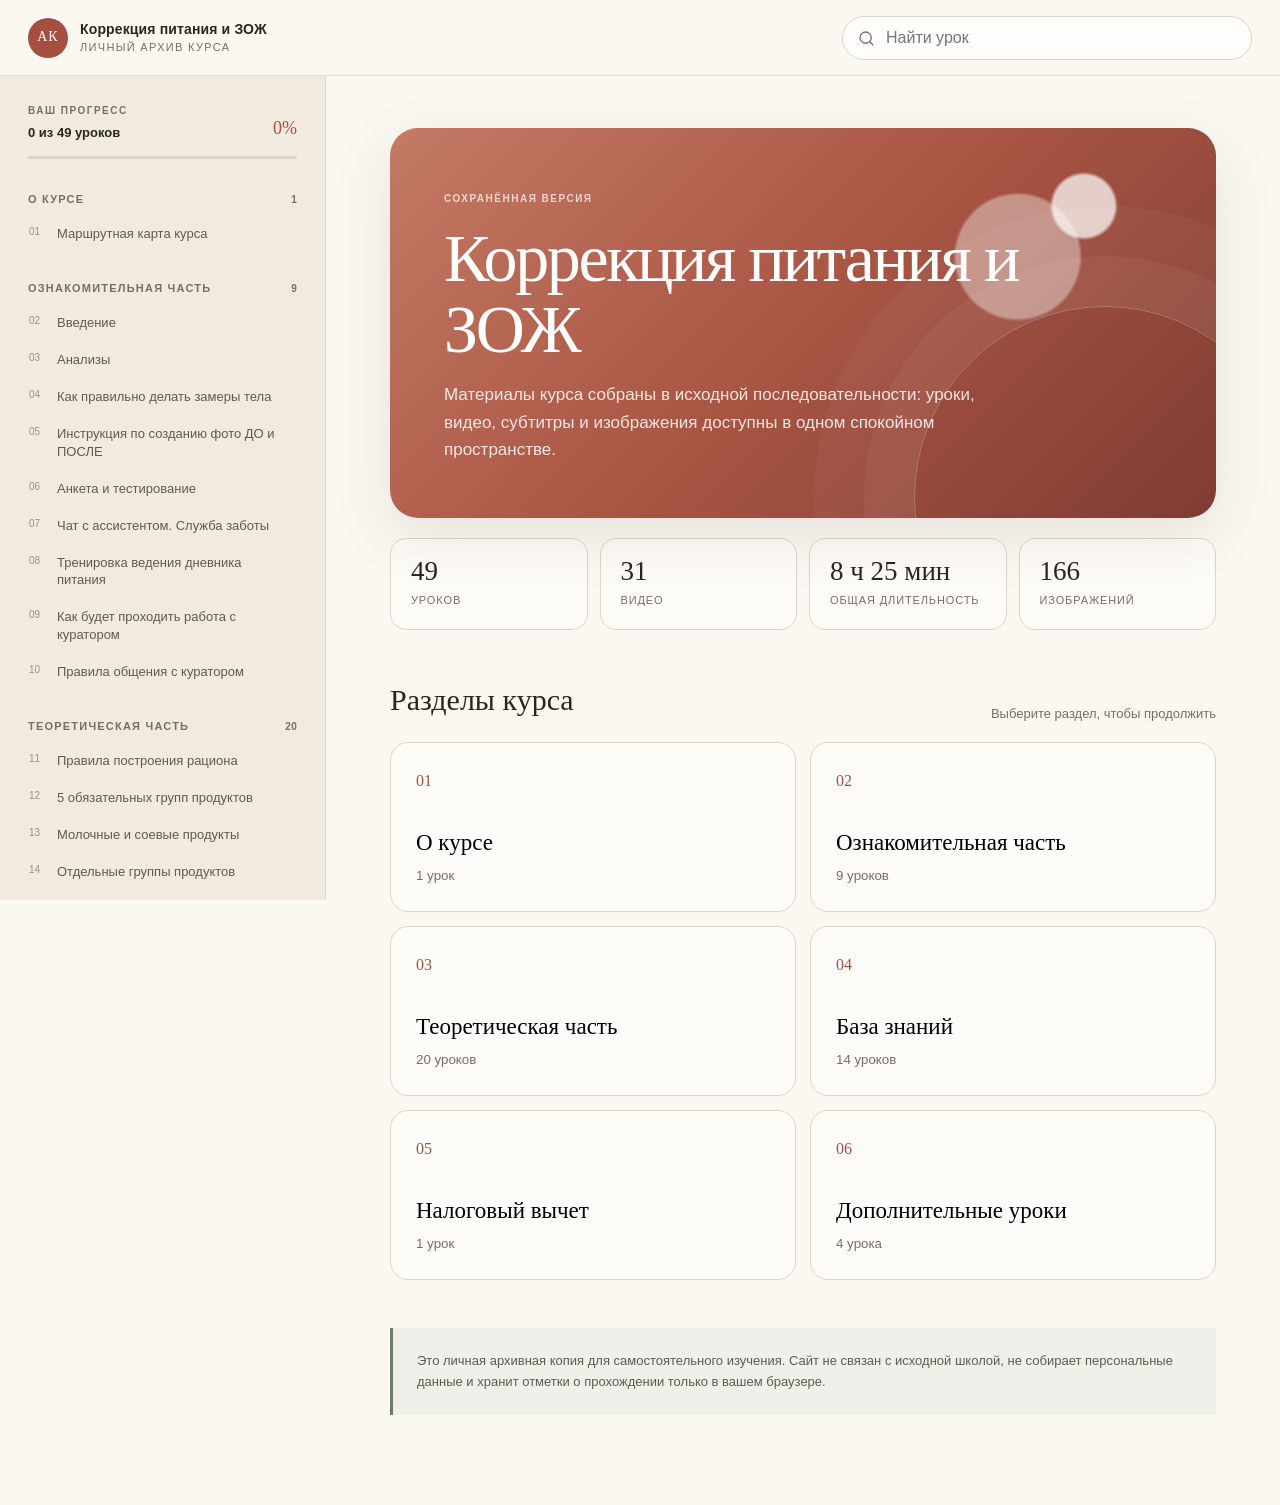
<file: index.html>
<!doctype html>
<html lang="ru">
  <head>
    <meta charset="utf-8">
    <meta name="viewport" content="width=device-width, initial-scale=1">
    <meta name="theme-color" content="#f7f1e8">
    <meta name="description" content="Личный архив курса о питании и здоровом образе жизни">
    <title>Коррекция питания и ЗОЖ — архив курса</title>
    <link rel="stylesheet" href="assets/styles.css">
  </head>
  <body>
    <a class="skip-link" href="#content">Перейти к содержанию</a>

    <header class="topbar">
      <button class="menu-button" id="menuButton" type="button" aria-label="Открыть оглавление" aria-expanded="false">
        <span></span><span></span><span></span>
      </button>
      <a class="brand" href="#overview" aria-label="На главную страницу курса">
        <span class="brand-mark">АК</span>
        <span class="brand-copy">
          <strong>Коррекция питания и ЗОЖ</strong>
          <small>Личный архив курса</small>
        </span>
      </a>
      <label class="search">
        <span class="visually-hidden">Найти урок</span>
        <svg viewBox="0 0 24 24" aria-hidden="true"><path d="m21 21-4.4-4.4m2.4-5.1a7.5 7.5 0 1 1-15 0 7.5 7.5 0 0 1 15 0Z"/></svg>
        <input id="searchInput" type="search" placeholder="Найти урок" autocomplete="off">
      </label>
    </header>

    <div class="app-shell">
      <aside class="sidebar" id="sidebar" aria-label="Оглавление курса">
        <div class="sidebar-head">
          <div>
            <span class="eyebrow">Ваш прогресс</span>
            <strong id="progressLabel">0 из 49 уроков</strong>
          </div>
          <span class="progress-value" id="progressPercent">0%</span>
        </div>
        <div class="progress-track" aria-hidden="true"><span id="progressBar"></span></div>
        <nav id="courseNav"></nav>
      </aside>

      <button class="scrim" id="scrim" type="button" aria-label="Закрыть оглавление"></button>

      <main id="content" tabindex="-1">
        <div class="loading-state">Собираем материалы курса…</div>
      </main>
    </div>

    <dialog class="lightbox" id="lightbox">
      <button type="button" id="closeLightbox" aria-label="Закрыть изображение">×</button>
      <img id="lightboxImage" alt="">
      <p id="lightboxCaption"></p>
    </dialog>

    <script src="assets/course-data.js"></script>
    <script src="assets/app.js"></script>
  </body>
</html>
</file>
<file: assets/styles.css>
:root {
  --paper: #fbf8f2;
  --paper-deep: #f2eadf;
  --ink: #282724;
  --muted: #746f67;
  --line: #ded5c9;
  --accent: #a44f3f;
  --accent-dark: #7f392e;
  --sage: #6f7d68;
  --white: #ffffff;
  --shadow: 0 18px 60px rgba(68, 49, 34, 0.11);
  --sidebar: 326px;
  color-scheme: light;
}

* { box-sizing: border-box; }

html { scroll-behavior: smooth; }

body {
  margin: 0;
  min-width: 320px;
  background: var(--paper);
  color: var(--ink);
  font-family: Inter, ui-sans-serif, -apple-system, BlinkMacSystemFont, "Segoe UI", sans-serif;
  line-height: 1.62;
}

button, input { font: inherit; }
button, a { -webkit-tap-highlight-color: transparent; }
a { color: inherit; }

.skip-link {
  position: fixed;
  z-index: 100;
  left: 16px;
  top: -60px;
  padding: 10px 16px;
  border-radius: 10px;
  background: var(--ink);
  color: white;
  transition: top .2s ease;
}
.skip-link:focus { top: 12px; }

.topbar {
  position: fixed;
  z-index: 30;
  inset: 0 0 auto 0;
  height: 76px;
  display: flex;
  align-items: center;
  gap: 18px;
  padding: 0 28px;
  border-bottom: 1px solid rgba(111, 92, 73, .15);
  background: rgba(251, 248, 242, .91);
  backdrop-filter: blur(18px);
}

.brand {
  min-width: calc(var(--sidebar) - 46px);
  display: flex;
  align-items: center;
  gap: 12px;
  text-decoration: none;
}

.brand-mark {
  width: 40px;
  height: 40px;
  display: grid;
  place-items: center;
  flex: 0 0 auto;
  border-radius: 50%;
  background: var(--accent);
  color: var(--white);
  font-family: Georgia, serif;
  font-size: 14px;
  letter-spacing: .08em;
}

.brand-copy { display: grid; line-height: 1.2; }
.brand-copy strong { font-size: 14px; letter-spacing: .01em; }
.brand-copy small { margin-top: 4px; color: var(--muted); font-size: 11px; text-transform: uppercase; letter-spacing: .12em; }

.menu-button {
  display: none;
  width: 42px;
  height: 42px;
  padding: 10px;
  border: 0;
  border-radius: 50%;
  background: transparent;
}
.menu-button span { display: block; height: 1.5px; margin: 5px 0; background: var(--ink); }

.search {
  width: min(410px, 42vw);
  margin-left: auto;
  position: relative;
}
.search svg {
  position: absolute;
  left: 15px;
  top: 50%;
  width: 18px;
  transform: translateY(-50%);
  fill: none;
  stroke: var(--muted);
  stroke-width: 1.7;
  stroke-linecap: round;
}
.search input {
  width: 100%;
  height: 44px;
  padding: 0 18px 0 43px;
  border: 1px solid var(--line);
  border-radius: 24px;
  outline: none;
  background: rgba(255,255,255,.68);
  color: var(--ink);
  transition: border-color .2s, box-shadow .2s;
}
.search input:focus { border-color: var(--accent); box-shadow: 0 0 0 3px rgba(164,79,63,.12); }

.app-shell { min-height: 100vh; padding-top: 76px; }

.sidebar {
  position: fixed;
  z-index: 20;
  inset: 76px auto 0 0;
  width: var(--sidebar);
  padding: 27px 20px 48px;
  overflow-y: auto;
  border-right: 1px solid var(--line);
  background: var(--paper-deep);
  scrollbar-width: thin;
  scrollbar-color: #c8bbad transparent;
}

.sidebar-head { display: flex; align-items: end; justify-content: space-between; gap: 10px; padding: 0 8px; }
.sidebar-head > div { display: grid; }
.eyebrow { color: var(--muted); font-size: 10px; font-weight: 700; text-transform: uppercase; letter-spacing: .15em; }
.sidebar-head strong { margin-top: 3px; font-size: 13px; }
.progress-value { color: var(--accent); font-family: Georgia, serif; font-size: 18px; }
.progress-track { height: 3px; margin: 13px 8px 25px; overflow: hidden; border-radius: 4px; background: #ddd2c4; }
.progress-track span { display: block; width: 0; height: 100%; background: var(--accent); transition: width .35s ease; }

.nav-section { margin: 0 0 22px; }
.nav-section-title {
  display: flex;
  align-items: baseline;
  justify-content: space-between;
  width: 100%;
  padding: 7px 8px;
  border: 0;
  background: transparent;
  color: var(--muted);
  text-align: left;
  font-size: 11px;
  font-weight: 800;
  text-transform: uppercase;
  letter-spacing: .11em;
}
.nav-section-title span:last-child { font-size: 10px; font-weight: 600; letter-spacing: .03em; }
.nav-lessons { display: grid; gap: 2px; }
.nav-lesson {
  position: relative;
  width: 100%;
  padding: 9px 12px 9px 37px;
  border: 0;
  border-radius: 10px;
  background: transparent;
  color: #5f5a54;
  cursor: pointer;
  text-align: left;
  font-size: 13px;
  line-height: 1.32;
  transition: background .18s, color .18s;
}
.nav-lesson::before {
  content: attr(data-number);
  position: absolute;
  left: 9px;
  top: 9px;
  width: 19px;
  color: #9b9186;
  font-size: 10px;
  font-variant-numeric: tabular-nums;
}
.nav-lesson:hover { background: rgba(255,255,255,.5); color: var(--ink); }
.nav-lesson.active { background: var(--white); color: var(--accent-dark); box-shadow: 0 5px 20px rgba(82,58,39,.06); }
.nav-lesson.done::after {
  content: "✓";
  position: absolute;
  right: 9px;
  top: 8px;
  color: var(--sage);
  font-size: 12px;
}
.nav-empty { padding: 18px 8px; color: var(--muted); font-size: 13px; }

#content {
  min-height: calc(100vh - 76px);
  margin-left: var(--sidebar);
  outline: none;
}

.page { width: min(100%, 1080px); margin: 0 auto; padding: 52px 64px 90px; }
.loading-state { margin-left: var(--sidebar); padding: 70px; color: var(--muted); }

.hero {
  position: relative;
  overflow: hidden;
  min-height: 390px;
  display: grid;
  align-items: end;
  padding: 54px;
  border-radius: 28px;
  background:
    radial-gradient(circle at 84% 20%, rgba(255,255,255,.72) 0 4%, transparent 4.5%),
    radial-gradient(circle at 76% 33%, rgba(255,255,255,.38) 0 9%, transparent 9.5%),
    linear-gradient(135deg, #c47a65 0%, #a95543 50%, #7f3c34 100%);
  color: white;
  box-shadow: var(--shadow);
}
.hero::after {
  content: "";
  position: absolute;
  width: 380px;
  height: 380px;
  right: -80px;
  bottom: -170px;
  border: 1px solid rgba(255,255,255,.25);
  border-radius: 50%;
  box-shadow: 0 0 0 50px rgba(255,255,255,.045), 0 0 0 100px rgba(255,255,255,.035);
}
.hero-copy { position: relative; z-index: 1; max-width: 670px; }
.hero .eyebrow { color: rgba(255,255,255,.72); }
.hero h1, .lesson-header h1 {
  margin: 13px 0 17px;
  font-family: Georgia, "Times New Roman", serif;
  font-weight: 400;
  line-height: 1.04;
  letter-spacing: -.035em;
}
.hero h1 { font-size: clamp(42px, 6vw, 68px); }
.hero p { max-width: 570px; margin: 0; color: rgba(255,255,255,.85); font-size: 17px; }

.stats { display: grid; grid-template-columns: repeat(4, 1fr); gap: 12px; margin: 20px 0 46px; }
.stat { padding: 19px 20px; border: 1px solid var(--line); border-radius: 16px; background: rgba(255,255,255,.5); }
.stat strong { display: block; font-family: Georgia, serif; font-size: 27px; font-weight: 400; line-height: 1; }
.stat span { display: block; margin-top: 7px; color: var(--muted); font-size: 11px; text-transform: uppercase; letter-spacing: .08em; }

.section-heading { display: flex; align-items: end; justify-content: space-between; gap: 20px; margin: 38px 0 18px; }
.section-heading h2 { margin: 0; font-family: Georgia, serif; font-size: 30px; font-weight: 400; }
.section-heading p { margin: 0; color: var(--muted); font-size: 13px; }
.section-grid { display: grid; grid-template-columns: repeat(2, minmax(0, 1fr)); gap: 14px; }
.section-card {
  min-height: 170px;
  display: flex;
  flex-direction: column;
  align-items: flex-start;
  padding: 25px;
  border: 1px solid var(--line);
  border-radius: 18px;
  background: rgba(255,255,255,.58);
  cursor: pointer;
  text-align: left;
  transition: transform .2s, border-color .2s, box-shadow .2s;
}
.section-card:hover { transform: translateY(-3px); border-color: #cdb8a8; box-shadow: 0 14px 36px rgba(70,48,31,.08); }
.section-index { color: var(--accent); font-family: Georgia, serif; font-size: 16px; }
.section-card strong { margin-top: auto; font-family: Georgia, serif; font-size: 23px; font-weight: 400; line-height: 1.15; }
.section-card small { margin-top: 8px; color: var(--muted); }

.archive-note { margin-top: 48px; padding: 22px 24px; border-left: 3px solid var(--sage); background: #eef0e9; color: #566051; font-size: 13px; }

.breadcrumbs { display: flex; flex-wrap: wrap; gap: 7px; margin-bottom: 28px; color: var(--muted); font-size: 12px; }
.breadcrumbs span:not(:last-child)::after { content: "/"; margin-left: 7px; color: #b1a79d; }
.lesson-header { padding-bottom: 30px; border-bottom: 1px solid var(--line); }
.lesson-header h1 { max-width: 850px; font-size: clamp(38px, 5.5vw, 62px); }
.lesson-description { max-width: 720px; margin: 0; color: var(--muted); font-size: 17px; }
.lesson-meta { display: flex; flex-wrap: wrap; gap: 8px; margin-top: 20px; }
.meta-chip { padding: 6px 11px; border-radius: 20px; background: var(--paper-deep); color: #6e655d; font-size: 11px; }

.lesson-content { display: grid; gap: 24px; margin-top: 34px; }
.lesson-text { max-width: 760px; margin: 0 auto; width: 100%; color: #3b3935; font-size: 16px; white-space: pre-line; }
.lesson-text.heading { margin-top: 15px; font-family: Georgia, serif; font-size: 28px; line-height: 1.25; white-space: normal; }
.lesson-list { width: min(100%, 760px); margin: 0 auto; padding-left: 23px; }
.lesson-list li { margin: 7px 0; }

.lesson-image {
  width: 100%;
  margin: 4px 0;
  border: 0;
  padding: 0;
  border-radius: 18px;
  overflow: hidden;
  background: #eee7de;
  box-shadow: 0 8px 30px rgba(63,48,36,.07);
  cursor: zoom-in;
}
.lesson-image img { display: block; width: 100%; height: auto; }

.video-card { overflow: hidden; border: 1px solid #292725; border-radius: 18px; background: #1d1c1a; box-shadow: var(--shadow); }
.video-card video { display: block; width: 100%; max-height: 72vh; background: black; }
.video-caption { display: flex; align-items: center; justify-content: space-between; gap: 14px; padding: 12px 16px; color: #d8d2ca; font-size: 12px; }
.video-caption a { color: white; text-underline-offset: 3px; }

.lesson-footer { display: grid; grid-template-columns: 1fr auto 1fr; align-items: center; gap: 15px; margin-top: 50px; padding-top: 26px; border-top: 1px solid var(--line); }
.pager {
  display: grid;
  gap: 2px;
  max-width: 300px;
  border: 0;
  background: transparent;
  cursor: pointer;
  text-align: left;
}
.pager:last-child { justify-self: end; text-align: right; }
.pager span { color: var(--muted); font-size: 10px; text-transform: uppercase; letter-spacing: .1em; }
.pager strong { font-size: 13px; font-weight: 600; }
.complete-button { padding: 10px 16px; border: 1px solid var(--sage); border-radius: 22px; background: transparent; color: var(--sage); cursor: pointer; font-size: 12px; font-weight: 700; }
.complete-button.done { background: var(--sage); color: white; }

.lightbox { width: min(96vw, 1300px); max-width: none; height: min(94vh, 960px); padding: 48px 24px 20px; border: 0; border-radius: 20px; background: #171614; color: white; }
.lightbox::backdrop { background: rgba(20,17,14,.86); backdrop-filter: blur(6px); }
.lightbox img { display: block; width: 100%; height: calc(100% - 32px); object-fit: contain; }
.lightbox p { margin: 8px 0 0; color: #bcb5ac; text-align: center; font-size: 12px; }
.lightbox button { position: absolute; right: 14px; top: 8px; border: 0; background: transparent; color: white; cursor: pointer; font-size: 32px; line-height: 1; }

.scrim { display: none; }
.visually-hidden { position: absolute!important; width: 1px!important; height: 1px!important; overflow: hidden!important; clip: rect(1px,1px,1px,1px)!important; white-space: nowrap!important; }

@media (max-width: 920px) {
  :root { --sidebar: 308px; }
  .menu-button { display: block; }
  .brand { min-width: 0; }
  .brand-copy small { display: none; }
  .sidebar { transform: translateX(-102%); transition: transform .25s ease; box-shadow: var(--shadow); }
  .sidebar.open { transform: translateX(0); }
  .scrim { position: fixed; z-index: 15; inset: 76px 0 0; border: 0; background: rgba(38,31,25,.38); }
  .scrim.open { display: block; }
  #content { margin-left: 0; }
  .loading-state { margin-left: 0; }
  .page { padding-inline: 32px; }
}

@media (max-width: 640px) {
  .topbar { height: 68px; padding: 0 14px; gap: 9px; }
  .app-shell { padding-top: 68px; }
  .sidebar { top: 68px; width: min(90vw, 330px); }
  .scrim { top: 68px; }
  .brand-mark { width: 36px; height: 36px; }
  .brand-copy strong { max-width: 155px; overflow: hidden; text-overflow: ellipsis; white-space: nowrap; font-size: 12px; }
  .search { width: 45px; margin-left: auto; }
  .search input { padding: 0; color: transparent; cursor: pointer; }
  .search svg { left: 14px; }
  .search:focus-within { position: absolute; z-index: 4; left: 62px; right: 14px; width: auto; }
  .search:focus-within input { padding: 0 16px 0 43px; color: var(--ink); cursor: text; }
  .page { padding: 28px 17px 60px; }
  .hero { min-height: 410px; padding: 30px 24px; border-radius: 20px; }
  .hero h1 { font-size: 43px; }
  .hero p { font-size: 15px; }
  .stats { grid-template-columns: repeat(2, 1fr); margin-bottom: 34px; }
  .stat { padding: 16px; }
  .section-grid { grid-template-columns: 1fr; }
  .section-card { min-height: 135px; }
  .lesson-header h1 { font-size: 40px; }
  .lesson-description { font-size: 15px; }
  .lesson-content { gap: 16px; }
  .lesson-image, .video-card { border-radius: 12px; }
  .lesson-footer { grid-template-columns: 1fr 1fr; }
  .complete-button { grid-column: 1 / -1; grid-row: 1; }
  .pager { grid-row: 2; }
  .lightbox { width: 100vw; height: 100vh; border-radius: 0; }
}

@media (prefers-reduced-motion: reduce) {
  *, *::before, *::after { scroll-behavior: auto!important; transition-duration: .01ms!important; animation-duration: .01ms!important; }
}
</file>
